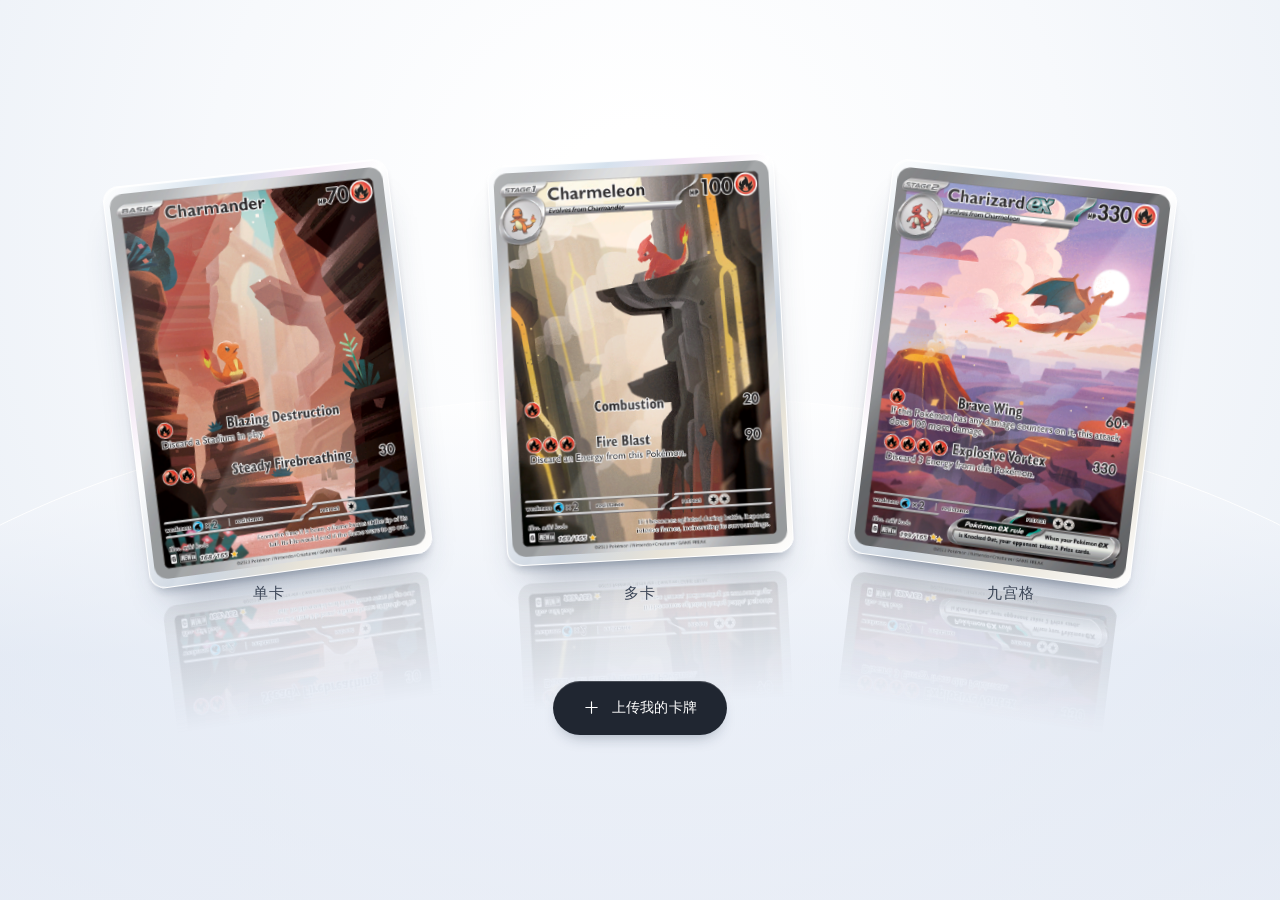
<file: assets/editor/index.html>
<!doctype html>
<html lang="zh-CN">
<head>
<meta charset="utf-8"><meta name="viewport" content="width=device-width,initial-scale=1">
<title>卡景工坊</title>
<link rel="stylesheet" href="editor.css">
</head>
<body class="is-home">
<main id="home" class="home" aria-label="选择示例布局或上传我的卡牌">
  <div class="starter-gallery" id="starterGallery">
    <button class="starter" data-starter="single" aria-label="使用单卡布局：小火龙">
      <span class="starter-face"><span class="card-sleeve"><img src="demos/168-charmander.png" width="733" height="1024" alt="小火龙单卡示例" draggable="false"></span></span>
      <span class="starter-preview" aria-hidden="true"></span><span class="starter-caption"><strong>单卡</strong><span>小火龙</span></span>
    </button>
    <button class="starter" data-starter="multi" aria-label="使用多卡布局：小火龙和火恐龙">
      <span class="starter-face"><span class="card-sleeve"><img src="demos/169-charmeleon.png" width="733" height="1024" alt="小火龙与火恐龙多卡示例" draggable="false"></span></span>
      <span class="starter-preview" aria-hidden="true"></span><span class="starter-caption"><strong>多卡</strong><span>小火龙 + 火恐龙</span></span>
    </button>
    <button class="starter" data-starter="grid" aria-label="使用九宫格布局：三张卡沿左下到右上的对角线排列">
      <span class="starter-face"><span class="card-sleeve"><img src="demos/199-charizard-ex.png" width="733" height="1024" alt="三张宝可梦卡对角线九宫格示例" draggable="false"></span></span>
      <span class="starter-preview" aria-hidden="true"></span><span class="starter-caption"><strong>九宫格</strong><span>三张进化卡</span></span>
    </button>
  </div>
  <button class="empty-upload" id="emptyUploadBtn"><svg viewBox="0 0 24 24" aria-hidden="true"><path d="M12 4v16M4 12h16"/></svg>上传我的卡牌</button>
</main>
<header class="header">
  <a id="homeLink" class="brand" href="./" aria-label="返回首页"><svg class="mark" viewBox="0 0 40 40" aria-hidden="true"><rect class="mark-back" x="5" y="7" width="22" height="29" rx="5" transform="rotate(-12 16 21)"/><rect class="mark-front" x="14" y="4" width="22" height="29" rx="5"/><path d="M20 24l5-9 5 9M22 21h6"/></svg><div class="brand-type"><h1>卡景工坊<span class="brand-dot">.</span></h1><span class="tagline">Card Scene Studio</span></div></a>
  <div class="submit-area"><button id="submitBtn" class="submit" disabled><svg viewBox="0 0 24 24" aria-hidden="true"><rect x="8" y="8" width="12" height="13" rx="2"/><path d="M15 8V5a2 2 0 0 0-2-2H5a2 2 0 0 0-2 2v8a2 2 0 0 0 2 2h3"/></svg><span id="submitLabel">复制生成指令</span></button><p id="handoffNote" class="handoff-note">粘贴到 ChatGPT，并附上下载的排版文件</p></div>
</header>
<div id="receipt" class="receipt hidden" role="status"><div id="receiptText"></div><a id="layoutDownload" download>重新下载排版文件</a><details><summary>查看生成指令</summary><textarea id="requestText" readonly aria-label="生成指令，选中后复制"></textarea></details></div>
<main class="app" id="workspace">
<section class="canvas-section" id="canvasPanel" aria-label="画布">
  <div id="stage" class="stage">
    <div id="board" class="board rectangle" tabindex="0" role="application" aria-label="卡牌排版画布。点击图片选中，点击空白取消选中。右下角方形把手可旋转和缩放。九宫格拖拽换位。">
      <div id="surface" class="surface"><div id="gridOverlay" class="grid-overlay hidden"></div></div>
      <div id="placedCards"></div>
      <div id="guideX" class="center-guide vertical" aria-hidden="true"></div><div id="guideY" class="center-guide horizontal" aria-hidden="true"></div>
    </div>
    <div id="cardActions" class="card-actions hidden" role="group" aria-label="编辑选中卡牌">
      <button id="replaceBtn" title="替换选中卡牌，保留位置与角度"><svg viewBox="0 0 24 24" aria-hidden="true"><path d="M4 8h15m-4-4 4 4-4 4M20 16H5m4-4-4 4 4 4"/></svg><span>替换</span></button>
      <button id="deleteBtn" class="delete-card hidden" aria-label="删除选中图片"><svg viewBox="0 0 24 24" aria-hidden="true"><path d="M4 7h16M9 7V4h6v3M6 7l1 13h10l1-13M10 10v7m4-7v7"/></svg><span>删除</span></button>
    </div>
    <input id="replaceInput" type="file" accept="image/png,image/jpeg,image/webp" class="hidden">
    <div id="empty" class="empty editor-empty"><p>上传卡牌，开始排版</p><button id="editorUploadBtn" class="empty-upload">上传我的卡牌</button></div>
  </div>
  <div class="canvas-bottom">
    <div class="history-actions" role="group" aria-label="编辑历史"><button id="undoBtn" aria-label="撤销" title="撤销（⌘ / Ctrl Z）" disabled><svg viewBox="0 0 24 24" aria-hidden="true"><path d="M9 5 4 10l5 5M4 10h10a6 6 0 0 1 0 12" transform="translate(0 -2)"/></svg></button><button id="redoBtn" aria-label="重做" title="重做（⌘ / Ctrl Shift Z）" disabled><svg viewBox="0 0 24 24" aria-hidden="true"><path d="m15 5 5 5-5 5m5-5H10a6 6 0 0 0 0 12" transform="translate(0 -2)"/></svg></button></div>
    <div class="canvas-footer-actions"><button id="metricsToggle" class="metrics-toggle" aria-expanded="false" aria-controls="cardMetrics"><svg viewBox="0 0 24 24" aria-hidden="true"><path d="M4 7h16M4 12h16M4 17h16M8 5v4m8 1v4m-5 1v4"/></svg><span>卡片参数</span><svg class="chevron" viewBox="0 0 24 24" aria-hidden="true"><path d="m8 10 4 4 4-4"/></svg></button><button id="addImageBtn" class="add-image hidden"><svg viewBox="0 0 24 24" aria-hidden="true"><path d="M12 4v16M4 12h16"/></svg>增加图片</button></div>
  </div>
  <div id="cardMetrics" class="card-metrics hidden"><table aria-label="卡片位置、大小和角度"><thead><tr><th scope="col">卡片</th><th scope="col">位置 · px</th><th scope="col">尺寸 · px</th><th scope="col">角度</th></tr></thead><tbody id="cardMetricsRows"></tbody></table></div>
</section>
<aside class="controls" id="settingsPanel" aria-label="创作设置">
  <div class="settings-heading"><h2>创作设置</h2><div class="setting-tabs" role="tablist" aria-label="创作工具"><button id="layoutTab" role="tab" data-setting="layout" aria-controls="layoutOptions" aria-selected="true">布局</button><button id="canvasTab" role="tab" data-setting="canvas" aria-controls="canvasOptions" aria-selected="false" tabindex="-1">画布</button></div></div>
  <section id="layoutOptions" role="tabpanel" aria-labelledby="layoutTab"><div class="layouts" role="group" aria-label="布局"><button class="layout" data-mode="single" aria-pressed="true"><svg viewBox="0 0 34 25"><rect x="2" y="3" width="30" height="19"/><rect x="14" y="7" width="7" height="11"/></svg>单卡</button><button class="layout" data-mode="multi" aria-pressed="false"><svg viewBox="0 0 34 25"><rect x="2" y="3" width="30" height="19"/><rect x="7" y="6" width="7" height="10"/><rect x="21" y="10" width="7" height="10"/></svg>多卡</button><button class="layout" data-mode="grid" aria-pressed="false"><svg viewBox="0 0 34 25"><rect x="6" y="1" width="22" height="23"/><path d="M13.33 1v23m7.34-23v23M6 8.67h22M6 16.33h22"/></svg>九宫格</button></div></section>
  <section id="canvasOptions" class="hidden" role="tabpanel" aria-labelledby="canvasTab"><div class="shapes" role="group" aria-label="画布比例与形状"><button class="shape" data-preset="1:1" aria-pressed="true"><svg viewBox="0 0 30 23"><rect x="7" y="3" width="17" height="17"/></svg>1:1</button><button class="shape" data-preset="1:2" aria-pressed="false"><svg viewBox="0 0 30 23"><rect x="10" y="2" width="10" height="20"/></svg>1:2</button><button class="shape" data-preset="2:1" aria-pressed="false"><svg viewBox="0 0 30 23"><rect x="4" y="6" width="22" height="11"/></svg>2:1</button><button class="shape" data-preset="16:9" aria-pressed="false"><svg viewBox="0 0 30 23"><rect x="3" y="5" width="24" height="13.5"/></svg>16:9</button><button class="shape" data-preset="9:16" aria-pressed="false"><svg viewBox="0 0 30 23"><rect x="9" y="1" width="12" height="21"/></svg>9:16</button><button class="shape" data-preset="hex-pointy" aria-pressed="false"><svg viewBox="0 0 30 23"><path d="M15 1L24.1 6.25v10.5L15 22 5.9 16.75V6.25Z"/></svg>尖顶六边形</button><button class="shape" data-preset="hex-flat" aria-pressed="false"><svg viewBox="0 0 30 23"><path d="M9.2 1.45h11.6L26.6 11.5l-5.8 10.05H9.2L3.4 11.5Z"/></svg>平顶六边形</button></div></section>
</aside>
<details id="results" class="results hidden"><summary id="resultSummary">生成文件</summary><p id="resultNote" class="result-note"></p><div id="outputLinks" class="downloads"></div></details>
<input id="fileInput" type="file" accept="image/png,image/jpeg,image/webp" multiple class="hidden">
</main><div id="toast" class="toast hidden" role="status" aria-live="polite"></div>
<script>
'use strict';
const $=id=>document.getElementById(id);
const assetUrl=path=>typeof BUNDLED_ASSETS!=='undefined'?BUNDLED_ASSETS[path]:path;
const PRESETS={'1:1':[2400,2400,'rectangle'],'1:2':[1200,2400,'rectangle'],'2:1':[2400,1200,'rectangle'],'16:9':[2400,1350,'rectangle'],'9:16':[1350,2400,'rectangle'],'hex-pointy':[2078,2400,'hex-pointy'],'hex-flat':[2400,2078,'hex-flat']};
const DEMO_CARDS=[{id:'charmander',name:'小火龙',number:'168/165',file:'168-charmander.png'},{id:'charmeleon',name:'火恐龙',number:'169/165',file:'169-charmeleon.png'},{id:'charizard-ex',name:'喷火龙 ex',number:'199/165',file:'199-charizard-ex.png'}];
let state={version:1,mode:'single',canvas:{width:1350,height:2400,dpi:300,shape:'rectangle',preset:'9:16'},grid:{rows:3,cols:3,slot:4},style:{preset:'follow',prompt:'',backgroundOnly:true},cards:[],selected:null,singleId:null};
let savedId=null,dirty=true,saving=false,pollTimer=null,toastTimer=null,backgroundUrl=null,downloadUrl=null;
const maxCache=new Map();
let replaceTarget=null,settingTab='layout',freeCanvas=null,metricsOpen=false;
const undoStack=[],redoStack=[];
let dragging=false,swallowCardClick=false;
// Images are immutable strings shared by snapshots; each gesture is one history entry.
function captureEdit(){return{state:{...state,canvas:{...state.canvas},grid:{...state.grid},style:{...state.style},cards:state.cards.map(c=>({...c,freePose:c.freePose?{...c.freePose}:undefined}))},freeCanvas:freeCanvas?{...freeCanvas}:null}}
function editKey(snapshot){return JSON.stringify(snapshot,(key,value)=>['dataUrl','selected'].includes(key)?undefined:value)}
function commitEdit(before){if(editKey(before)===editKey(captureEdit()))return;undoStack.push(before);if(undoStack.length>60)undoStack.shift();redoStack.length=0;updateHistory()}
function updateHistory(){const blocked=saving||dragging;$('undoBtn').disabled=blocked||!undoStack.length;$('redoBtn').disabled=blocked||!redoStack.length}
function restoreEdit(from,to){if(saving||dragging||!from.length)return;to.push(captureEdit());const snapshot=from.pop();state=snapshot.state;freeCanvas=snapshot.freeCanvas;maxCache.clear();markDirty();render()}
function resetHistory(){undoStack.length=0;redoStack.length=0;updateHistory()}
// Keep the requested height and center separately from temporary boundary fitting.
function rememberPose(c){if(state.mode!=='grid')c.freePose={height:c.height/state.canvas.height,cx:(c.x+c.width/2)/state.canvas.width,cy:(c.y+c.height/2)/state.canvas.height,rotation:rotation(c)}}
function applyPose(c){const p=c.freePose||{height:.5,cx:.5,cy:.5,rotation:0};c.freePose={...p};c.rotation=p.rotation;c.height=state.canvas.height*p.height;c.width=c.height*c.ratio;constrain(c,{x:p.cx*state.canvas.width,y:p.cy*state.canvas.height})}
function showGuides(x=false,y=false){$('guideX').classList.toggle('visible',x);$('guideY').classList.toggle('visible',y)}
function updateMetrics(){
  const cards=activeCards(),body=$('cardMetricsRows');$('cardMetrics').classList.toggle('hidden',!cards.length||!metricsOpen);$('metricsToggle').disabled=!cards.length;$('metricsToggle').setAttribute('aria-expanded',String(metricsOpen));
  if([...body.children].map(row=>row.dataset.id).join('|')!==cards.map(c=>c.id).join('|')){
    body.replaceChildren(...cards.map(c=>{const row=document.createElement('tr');row.dataset.id=c.id;for(let i=0;i<4;i++)row.append(document.createElement(i===0?'th':'td'));row.firstChild.scope='row';return row}));
  }
  cards.forEach((c,i)=>{const cells=body.children[i].children,values=[c.name,`X ${Math.round(c.x)} · Y ${Math.round(c.y)}`,`${Math.round(c.width)} × ${Math.round(c.height)}`,`${rotation(c).toFixed(1).replace(/\.0$/,'')}°`];values.forEach((value,j)=>{if(cells[j].textContent!==value)cells[j].textContent=value});cells[0].title=c.name;cells[1].title='图片左上角坐标（旋转前）';body.children[i].classList.toggle('active',c.id===state.selected)});
}

function rotation(c){return state.mode==='grid'?0:(c.rotation||0)}
function normalizeAngle(value){return +((((value+180)%360)+360)%360-180).toFixed(2)}
function notify(message,error=false){$('toast').textContent=message;$('toast').classList.remove('hidden');$('toast').classList.toggle('error',error);clearTimeout(toastTimer);toastTimer=setTimeout(()=>$('toast').classList.add('hidden'),5000)}
function selected(){return state.cards.find(c=>c.id===state.selected)||null}
function activeCards(){return state.mode==='single'?state.cards.filter(c=>c.id===(state.singleId||state.cards[0]?.id)):state.cards}
function vertices(){const{width:w,height:h,shape}=state.canvas;const points=shape==='hex-pointy'?[[.5,0],[1,.25],[1,.75],[.5,1],[0,.75],[0,.25]]:shape==='hex-flat'?[[.25,0],[.75,0],[1,.5],[.75,1],[.25,1],[0,.5]]:[[0,0],[1,0],[1,1],[0,1]];return points.map(([x,y])=>({x:x*w,y:y*h}))}
function cellBounds(slot=state.grid.slot){const{width:w,height:h}=state.canvas,s=slot,x=s%3,y=Math.floor(s/3);return{left:Math.round(x*w/3),right:Math.round((x+1)*w/3),top:Math.round(y*h/3),bottom:Math.round((y+1)*h/3)}}
function constraints(width,height,slot=state.grid.slot,angle=0){const pts=vertices(),out=[],margin=Math.min(2,state.canvas.width/100,state.canvas.height/100);for(let i=0;i<pts.length;i++){const p=pts[i],q=pts[(i+1)%pts.length],a=-(q.y-p.y),b=q.x-p.x;out.push({a,b,c:a*p.x+b*p.y+Math.abs(a*Math.cos(angle)+b*Math.sin(angle))*width/2+Math.abs(-a*Math.sin(angle)+b*Math.cos(angle))*height/2+margin*Math.hypot(a,b)})}if(state.mode==='grid'){const r=cellBounds(slot);out.push({a:1,b:0,c:r.left+width/2+margin},{a:-1,b:0,c:-r.right+width/2+margin},{a:0,b:1,c:r.top+height/2+margin},{a:0,b:-1,c:-r.bottom+height/2+margin})}return out}
function clipPolygon(poly,k){const out=[];if(!poly.length)return out;for(let i=0;i<poly.length;i++){const p=poly[i],q=poly[(i+1)%poly.length],dp=k.a*p.x+k.b*p.y-k.c,dq=k.a*q.x+k.b*q.y-k.c,pi=dp>=-1e-7,qi=dq>=-1e-7;if(pi)out.push(p);if(pi!==qi){const t=dp/(dp-dq);out.push({x:p.x+t*(q.x-p.x),y:p.y+t*(q.y-p.y)})}}return out}
function feasible(width,height,slot=state.grid.slot,angle=0){let poly=[{x:0,y:0},{x:state.canvas.width,y:0},{x:state.canvas.width,y:state.canvas.height},{x:0,y:state.canvas.height}];for(const k of constraints(width,height,slot,angle)){poly=clipPolygon(poly,k);if(!poly.length)break}return poly}
function maximumWidth(c){const key=[state.canvas.width,state.canvas.height,state.canvas.shape,state.mode,c.slot??state.grid.slot,c.ratio,rotation(c)].join('|');if(maxCache.has(key))return maxCache.get(key);let lo=0,hi=Math.hypot(state.canvas.width,state.canvas.height);for(let i=0;i<40;i++){const mid=(lo+hi)/2;if(feasible(mid,mid/c.ratio,c.slot??state.grid.slot,rotation(c)*Math.PI/180).length)lo=mid;else hi=mid}const value=lo*.99999;maxCache.set(key,value);return value}
function nearestPoint(point,poly){if(!poly.length)return{x:state.canvas.width/2,y:state.canvas.height/2};let inside=true;for(let i=0;i<poly.length;i++){const p=poly[i],q=poly[(i+1)%poly.length];if((q.x-p.x)*(point.y-p.y)-(q.y-p.y)*(point.x-p.x)<-1e-6){inside=false;break}}if(inside)return point;let best=poly[0],distance=Infinity;for(let i=0;i<poly.length;i++){const p=poly[i],q=poly[(i+1)%poly.length],dx=q.x-p.x,dy=q.y-p.y,t=Math.max(0,Math.min(1,((point.x-p.x)*dx+(point.y-p.y)*dy)/(dx*dx+dy*dy||1))),candidate={x:p.x+t*dx,y:p.y+t*dy},d=(candidate.x-point.x)**2+(candidate.y-point.y)**2;if(d<distance){distance=d;best=candidate}}return best}
function constrain(c,center={x:c.x+c.width/2,y:c.y+c.height/2}){if(state.mode==='grid'){fitGridCard(c);return}c.width=Math.min(Math.max(1,c.width),maximumWidth(c));c.height=c.width/c.ratio;const point=nearestPoint(center,feasible(c.width,c.height,c.slot??state.grid.slot,rotation(c)*Math.PI/180));c.x=point.x-c.width/2;c.y=point.y-c.height/2}
function fitCard(c){if(state.mode==='grid'){fitGridCard(c);return}c.freePose={height:.5,cx:.5,cy:.5,rotation:0};applyPose(c)}

// Defaults use separated cells; the available canvas may reduce 650 px for large sets.
function arrangeMultiCards(){
  const n=state.cards.length;if(!n)return;
  const W=state.canvas.width,H=state.canvas.height,areaW=W*.84,areaH=H*.76;
  let best=null;
  for(let cols=1;cols<=n;cols++){
    const rows=Math.ceil(n/cols),cw=areaW/cols,ch=areaH/rows;
    const size=Math.min(650,...state.cards.map(c=>Math.min(cw*.86/Math.min(1,c.ratio),ch*.72/Math.min(1,1/c.ratio))));
    const score=size-Math.abs(cols-Math.min(2,n))*.001;
    if(!best||score>best.score)best={cols,rows,cw,ch,size,score};
  }
  const {cols,cw,ch,size}=best;
  state.cards.forEach((c,i)=>{
    const row=Math.floor(i/cols),col=i%cols,inRow=Math.min(cols,n-row*cols);
    const left=(W-areaW)/2+(col+(cols-inRow)/2)*cw,top=(H-areaH)/2+row*ch;
    c.rotation=0;c.width=size*Math.min(1,c.ratio);c.height=c.width/c.ratio;
    const region=()=>{let poly=feasible(c.width,c.height);for(const k of [{a:1,b:0,c:left+c.width/2},{a:-1,b:0,c:-left-cw+c.width/2},{a:0,b:1,c:top+c.height/2},{a:0,b:-1,c:-top-ch+c.height/2}])poly=clipPolygon(poly,k);return poly};
    let poly=region();for(let attempt=0;!poly.length&&attempt<80;attempt++){c.width*=.94;c.height=c.width/c.ratio;poly=region()}
    const stagger=n===1?0:(col%2?1:-1)*ch*.15,point=nearestPoint({x:left+cw/2,y:top+ch/2+stagger},poly);
    c.x=point.x-c.width/2;c.y=point.y-c.height/2;rememberPose(c);
  });
}

function markDirty(){dirty=true;backgroundUrl=null;$('receipt').classList.add('hidden');if(savedId)$('resultSummary').textContent='上次生成文件';$('surface').style.backgroundImage=''}
function selectCard(id){if(saving||state.selected===id)return;state.selected=id;if(selected())state.singleId=id;if(state.mode==='grid'&&selected())state.grid.slot=selected().slot;render()}
function shapeClip(){return state.canvas.shape==='hex-pointy'?'polygon(50% 0,100% 25%,100% 75%,50% 100%,0 75%,0 25%)':state.canvas.shape==='hex-flat'?'polygon(25% 0,75% 0,100% 50%,75% 100%,25% 100%,0 50%)':'none'}
function nextGridSlot(){const used=new Set(state.cards.map(c=>c.slot));return [6,4,2,0,8,1,3,5,7].find(i=>!used.has(i))}
function fitGridCard(c){
  const cell=cellBounds(c.slot??4),w=cell.right-cell.left,h=cell.bottom-cell.top;
  c.rotation=0;c.width=Math.min(w,h*c.ratio);c.height=c.width/c.ratio;
  c.x=cell.left+(w-c.width)/2;c.y=cell.top+(h-c.height)/2;
}
function assignGridSlots(keepCanvas=false){
  const ratio=state.cards[0]?.ratio||733/1024;
  if(!keepCanvas){
    const cw=ratio<=1?Math.max(1,Math.round(1024*ratio)):1024,ch=ratio<=1?1024:Math.max(1,Math.round(1024/ratio));
    state.canvas={width:cw*3,height:ch*3,dpi:300,shape:'rectangle',preset:null};
    state.grid={...state.grid,rows:3,cols:3,layout:'card-sized',cellWidth:cw,cellHeight:ch};
  }
  const used=new Set(),order=[6,4,2,0,8,1,3,5,7];
  state.cards.forEach(c=>{if(!Number.isInteger(c.slot)||c.slot<0||c.slot>8||used.has(c.slot))c.slot=order.find(i=>!used.has(i));used.add(c.slot);fitGridCard(c)});
  state.grid.slot=selected()?.slot??state.cards[0]?.slot??4;
}
function moveToSlot(c,slot){
  if(slot===c.slot||slot<0||slot>8)return;
  const other=state.cards.find(x=>x!==c&&x.slot===slot),old=c.slot;
  c.slot=slot;fitGridCard(c);if(other){other.slot=old;fitGridCard(other)}
  state.grid.slot=slot;markDirty();
}
function buildGrid(){
  for(let i=0;i<9;i++){const tile=document.createElement('div');tile.className='tile';tile.dataset.slot=i;$('gridOverlay').append(tile)}
}
function setSettingTab(tab){
  if(state.mode==='grid')tab='layout';settingTab=tab;
  document.querySelectorAll('[data-setting]').forEach(b=>{const on=b.dataset.setting===tab;b.setAttribute('aria-selected',on);b.tabIndex=on?0:-1});
  $('layoutOptions').classList.toggle('hidden',tab!=='layout');$('canvasOptions').classList.toggle('hidden',tab!=='canvas');
  $('canvasTab').classList.toggle('hidden',state.mode==='grid');
}
function updateSubmitState(){
  const hasCards=!!activeCards().length;
  $('submitBtn').disabled=!hasCards||saving;
  $('submitLabel').textContent=saving?busyLabel:'复制生成指令';
  $('handoffNote').textContent=!hasCards?'先上传一张卡牌':'粘贴到 ChatGPT，并附上下载的排版文件';
  document.querySelectorAll('.controls button, #emptyUploadBtn, #editorUploadBtn, [data-starter], #addImageBtn').forEach(b=>b.disabled=saving);
  ['replaceBtn','deleteBtn'].forEach(id=>$(id).disabled=saving||!selected());
  $('addImageBtn').disabled=saving||state.cards.length>=(state.mode==='grid'?9:12);updateHistory();
}
let busyLabel='正在准备指令…';
function setBusy(value,label='正在准备指令…'){
  saving=value;busyLabel=label;
  document.body.classList.toggle('busy',value);
  $('workspace').setAttribute('aria-busy',String(value));
  updateSubmitState();
}
function render(){
  document.querySelectorAll('[data-mode]').forEach(b=>b.setAttribute('aria-pressed',b.dataset.mode===state.mode));
  document.querySelectorAll('[data-preset]').forEach(b=>b.setAttribute('aria-pressed',b.dataset.preset===state.canvas.preset));
  setSettingTab(settingTab);
  $('gridOverlay').classList.toggle('hidden',state.mode!=='grid');
  [...$('gridOverlay').children].forEach((b,i)=>{b.classList.toggle('reserved',state.cards.some(c=>c.slot===i));b.classList.toggle('selected-slot',!!selected()&&i===selected().slot)});
  $('empty').classList.toggle('hidden',!!state.cards.length);$('stage').classList.toggle('has-cards',!!state.cards.length);
  $('board').tabIndex=state.cards.length?0:-1;
  $('addImageBtn').classList.toggle('hidden',state.mode==='single');
  $('deleteBtn').classList.toggle('hidden',state.mode==='single'||(state.mode==='multi'&&state.cards.length<2));
  updateSubmitState();renderBoard();updateMetrics();
}
function resizeBoard(){
  const stage=$('stage'),style=getComputedStyle(stage);
  const maxW=Math.max(40,stage.clientWidth-parseFloat(style.paddingLeft)-parseFloat(style.paddingRight));
  const maxH=Math.max(40,stage.clientHeight-parseFloat(style.paddingTop)-parseFloat(style.paddingBottom));
  const ratio=state.canvas.width/state.canvas.height;
  let w=maxW,h=w/ratio;if(h>maxH){h=maxH;w=h*ratio}
  $('board').style.width=`${w}px`;$('board').style.height=`${h}px`;positionCardActions();
}
function showEditor(){document.body.classList.remove('is-home');requestAnimationFrame(resizeBoard)}
function adjustCard(action){
  const c=selected();if(saving||!c||state.mode==='grid')return;
  const before=captureEdit(),center={x:c.x+c.width/2,y:c.y+c.height/2};
  if(action==='left'||action==='right')c.rotation=normalizeAngle(rotation(c)+(action==='right'?5:-5));
  else{c.width*=action==='grow'?1.06:1/1.06;c.height=c.width/c.ratio}
  constrain(c,center);rememberPose(c);markDirty();commitEdit(before);render();
}
function positionElement(el,c){el.style.left=c.x/state.canvas.width*100+'%';el.style.top=c.y/state.canvas.height*100+'%';el.style.width=c.width/state.canvas.width*100+'%';el.style.height=c.height/state.canvas.height*100+'%';el.style.transform=`rotate(${rotation(c)}deg)`}
function renderBoard(){
  resizeBoard();$('board').className='board '+state.canvas.shape;$('surface').style.clipPath=shapeClip();
  $('surface').style.backgroundImage=backgroundUrl?`url("${backgroundUrl.replace(/"/g,'%22')}")`:'';
  $('placedCards').replaceChildren();
  activeCards().forEach(c=>{
    const node=document.createElement('div');node.className='card-node'+(c.id===state.selected?' selected':'');node.dataset.id=c.id;positionElement(node,c);
    node.tabIndex=0;node.setAttribute('role','button');node.setAttribute('aria-label',`编辑 ${c.name}`);node.setAttribute('aria-pressed',c.id===state.selected);
    const img=document.createElement('img');img.src=c.dataUrl;img.alt=c.name;node.append(img);
    if(c.id===state.selected&&state.mode!=='grid'){
      const handle=document.createElement('button');handle.className='handle';handle.type='button';handle.title='拖拽旋转和缩放';handle.setAttribute('aria-label','旋转和缩放把手，左右键旋转，加减键缩放');
      handle.onkeydown=e=>{if(['ArrowLeft','ArrowRight','+','=','-','_'].includes(e.key)){e.preventDefault();e.stopPropagation();adjustCard(e.key==='ArrowLeft'?'left':e.key==='ArrowRight'?'right':['+','='].includes(e.key)?'grow':'shrink');$('placedCards').querySelector('.handle')?.focus()}};
      node.append(handle);
    }
    node.addEventListener('pointerdown',startDrag);
    node.addEventListener('keydown',e=>{if(e.target===node&&['Enter',' '].includes(e.key)){e.preventDefault();selectCard(c.id);$('board').focus({preventScroll:true})}});
    $('placedCards').append(node);
  });positionCardActions();
}
function positionCardActions(){
  const bar=$('cardActions'),c=selected(),visible=!!c&&!document.body.classList.contains('is-home');
  bar.classList.toggle('hidden',!visible);if(!visible)return;
  const board=$('board'),scale=board.clientWidth/state.canvas.width,a=rotation(c)*Math.PI/180;
  const halfHeight=(Math.abs(Math.sin(a))*c.width+Math.abs(Math.cos(a))*c.height)*scale/2;
  const halfWidth=(Math.abs(Math.cos(a))*c.width+Math.abs(Math.sin(a))*c.height)*scale/2;
  const cx=board.offsetLeft+(c.x+c.width/2)*scale,top=board.offsetTop+(c.y+c.height/2)*scale-halfHeight;
  const gap=Math.min(14,Math.max(4,top-bar.offsetHeight-4));
  let left=cx-bar.offsetWidth/2,y=top-bar.offsetHeight-gap;
  if(y<4){left=cx+halfWidth+14;if(left+bar.offsetWidth>$('stage').clientWidth-8)left=cx-halfWidth-bar.offsetWidth-14;y=top}
  bar.style.left=Math.max(8,Math.min($('stage').clientWidth-bar.offsetWidth-8,left))+'px';
  bar.style.top=Math.max(4,Math.min($('stage').clientHeight-bar.offsetHeight-4,y))+'px';
}
function startDrag(e){
  if(e.button!==0||saving)return;e.preventDefault();
  const node=e.currentTarget,c=state.cards.find(x=>x.id===node.dataset.id),transforming=!!e.target.closest('.handle');
  state.selected=c.id;state.singleId=c.id;if(state.mode==='grid')state.grid.slot=c.slot;
  const before=captureEdit(),snapshot={...c},originalBackground=backgroundUrl,rect=$('board').getBoundingClientRect(),sx=state.canvas.width/rect.width,sy=state.canvas.height/rect.height;
  const start={x:e.clientX,y:e.clientY,cx:c.x+c.width/2,cy:c.y+c.height/2,width:c.width};
  const centerScreen={x:rect.left+start.cx/sx,y:rect.top+start.cy/sy};
  const angle0=Math.atan2(e.clientY-centerScreen.y,e.clientX-centerScreen.x),distance0=Math.max(1,Math.hypot(e.clientX-centerScreen.x,e.clientY-centerScreen.y));
  let moved=false,targetSlot=null,snapX=false,snapY=false,snapAngle=false;dragging=true;updateHistory();
  node.setPointerCapture(e.pointerId);document.querySelectorAll('.card-node').forEach(n=>n.classList.toggle('selected',n===node));positionCardActions();
  function move(ev){
    if(!moved&&Math.hypot(ev.clientX-start.x,ev.clientY-start.y)<3)return;moved=true;
    if(state.mode==='grid'){
      const x=(ev.clientX-rect.left)/rect.width,y=(ev.clientY-rect.top)/rect.height;
      targetSlot=x>=0&&x<1&&y>=0&&y<1?Math.floor(y*3)*3+Math.floor(x*3):null;
      [...$('gridOverlay').children].forEach((tile,i)=>tile.classList.toggle('drop-target',i===targetSlot));
      [...$('placedCards').children].forEach(n=>n.classList.toggle('drop-candidate',n!==node&&state.cards.find(c=>c.id===n.dataset.id)?.slot===targetSlot));
      node.classList.add('grid-dragging');node.style.transform=`translate(${ev.clientX-start.x}px, ${ev.clientY-start.y}px)`;return;
    }
    if(transforming){
      const angle=Math.atan2(ev.clientY-centerScreen.y,ev.clientX-centerScreen.x);
      c.rotation=normalizeAngle((snapshot.rotation||0)+(angle-angle0)*180/Math.PI);
      snapAngle=Math.abs(c.rotation)<=(snapAngle?7:4);if(snapAngle)c.rotation=0;
      if(ev.shiftKey)c.rotation=normalizeAngle(Math.round(c.rotation/15)*15);
      node.classList.toggle('angle-snapped',snapAngle);
      const distance=Math.hypot(ev.clientX-centerScreen.x,ev.clientY-centerScreen.y);
      c.width=Math.max(16,start.width*distance/distance0);c.height=c.width/c.ratio;constrain(c,{x:start.cx,y:start.cy});
    }else{
      let x=start.cx+(ev.clientX-start.x)*sx,y=start.cy+(ev.clientY-start.y)*sy;
      snapX=Math.abs(x-state.canvas.width/2)/sx<=(snapX?12:7);snapY=Math.abs(y-state.canvas.height/2)/sy<=(snapY?12:7);
      if(snapX)x=state.canvas.width/2;if(snapY)y=state.canvas.height/2;
      constrain(c,{x,y});showGuides(snapX&&Math.abs(c.x+c.width/2-x)<.1,snapY&&Math.abs(c.y+c.height/2-y)<.1);
    }
    backgroundUrl=null;$('surface').style.backgroundImage='';positionElement(node,c);positionCardActions();updateMetrics();
  }
  function stop(ev){
    // Rebuilding the selected node can retarget a touch's compatibility click to its toolbar.
    swallowCardClick=ev.type==='pointerup';
    node.removeEventListener('pointermove',move);node.removeEventListener('pointerup',stop);node.removeEventListener('pointercancel',stop);
    [...$('gridOverlay').children].forEach(t=>t.classList.remove('drop-target'));
    if(ev.type==='pointercancel'){Object.assign(c,snapshot);backgroundUrl=originalBackground}
    else if(moved){if(state.mode==='grid'){if(targetSlot!==null)moveToSlot(c,targetSlot)}else{rememberPose(c);markDirty()}commitEdit(before)}
    dragging=false;showGuides();render();$('board').focus({preventScroll:true});
  }
  node.addEventListener('pointermove',move);node.addEventListener('pointerup',stop);node.addEventListener('pointercancel',stop);
}
async function readCard(file){
  if(!['image/png','image/jpeg','image/webp'].includes(file.type))throw Error('格式不支持，请选择 PNG、JPG 或 WebP。');
  if(file.size>15*1024*1024)throw Error('图片超过 15 MB，请先缩小文件。');
  const dataUrl=await imageData(file),img=await loadImage(dataUrl);
  if(img.width*img.height>40000000)throw Error('图片超过 4000 万像素，请先缩小');
  return {id:crypto.randomUUID(),name:file.name,dataUrl,ratio:img.width/img.height,x:0,y:0,width:1,height:1,rotation:0};
}
async function replaceFile(file,id){
  const c=state.cards.find(c=>c.id===id);if(saving||!file||!c)return;setBusy(true,'正在替换原图…');
  try{
    const image=await readCard(file),before=captureEdit(),center={x:c.x+c.width/2,y:c.y+c.height/2},width=Math.min(c.width,c.height*image.ratio);
    Object.assign(c,{assetId:image.id,name:image.name,dataUrl:image.dataUrl,ratio:image.ratio,width,height:width/image.ratio});delete c.demoId;constrain(c,center);
    rememberPose(c);markDirty();commitEdit(before);notify('图片已替换。');
  }catch(error){notify(error.message,true)}finally{replaceTarget=null;$('replaceInput').value='';setBusy(false);render()}
}
function deleteSelected(){
  if(saving||state.mode==='single'||(state.mode==='multi'&&state.cards.length<2)||!selected())return;
  const before=captureEdit(),id=state.selected;state.cards=state.cards.filter(c=>c.id!==id);state.selected=null;
  if(state.singleId===id)state.singleId=state.cards[0]?.id??null;markDirty();commitEdit(before);render();$('board').focus();
}

function imageData(file){return new Promise((resolve,reject)=>{const r=new FileReader();r.onload=()=>resolve(r.result);r.onerror=()=>reject(Error('无法读取图片'));r.readAsDataURL(file)})}
function loadImage(src){return new Promise((resolve,reject)=>{const img=new Image();img.onload=()=>resolve(img);img.onerror=()=>reject(Error('图片无法解码，请使用 PNG、JPG 或 WebP'));img.src=src})}
function resetProject(mode='single'){
  clearInterval(pollTimer);savedId=null;backgroundUrl=null;freeCanvas=null;
  state={version:1,mode,canvas:{width:1350,height:2400,dpi:300,shape:'rectangle',preset:'9:16'},grid:{rows:3,cols:3,slot:4},style:{preset:'follow',prompt:'',backgroundOnly:true},cards:[],selected:null,singleId:null};
  settingTab='layout';metricsOpen=false;$('results').classList.add('hidden');$('receipt').classList.add('hidden');history.replaceState(null,'',location.pathname);maxCache.clear();resetHistory();
}
async function addFiles(files){
  if(saving)return;const fromHome=document.body.classList.contains('is-home'),before=captureEdit();setBusy(true,'正在导入图片…');let count=0;
  for(const file of files){
    if(!fromHome||count){if(state.cards.length>=(state.mode==='grid'?9:12)){notify('当前布局的图片数量已达上限。',true);break}}
    try{
      const c=await readCard(file);
      if(fromHome&&!count)resetProject(files.length>1?'multi':'single');
      if(state.mode==='single'&&state.cards.length)state.mode='multi';
      if(state.mode==='grid')c.slot=nextGridSlot();fitCard(c);
      state.cards.push(c);state.selected=c.id;state.singleId=c.id;if(state.mode==='grid')state.grid.slot=c.slot;count++;
    }catch(error){notify(error.message,true)}
  }
  if(count){if(state.mode==='multi')arrangeMultiCards();else if(state.mode==='grid')assignGridSlots();markDirty();if(!fromHome)commitEdit(before);showEditor()}setBusy(false);render();$('fileInput').value='';
}
function currentProject(){return{version:1,mode:state.mode,canvas:{...state.canvas},grid:{...state.grid,slot:state.mode==='grid'?(activeCards()[0]?.slot??state.grid.slot):state.grid.slot},style:{...state.style,backgroundOnly:true},cards:activeCards().map(({id,name,dataUrl,x,y,width,height,slot,rotation:angle=0})=>({id,name,dataUrl,x:+x.toFixed(4),y:+y.toFixed(4),width:+width.toFixed(4),height:+height.toFixed(4),rotation:state.mode==='grid'?0:angle,...(state.mode==='grid'?{slot}:{})}))}}
function validateProject(p){if(p?.version!==1||!['single','multi','grid'].includes(p.mode))throw Error('项目格式不兼容');for(const key of ['width','height'])if(!Number.isInteger(p.canvas?.[key])||p.canvas[key]<3||p.canvas[key]>8192)throw Error('画布尺寸需要在 3–8192 px 之间');if(p.canvas.width*p.canvas.height>40000000)throw Error('画布超过 4000 万像素');if(!Array.isArray(p.cards)||!p.cards.length||p.cards.length>12||(p.mode==='single'&&p.cards.length!==1)||(p.mode==='grid'&&p.cards.length>9))throw Error('原图数量不符合布局');if(p.mode==='grid'&&(!Number.isInteger(p.grid?.slot)||p.grid.slot<0||p.grid.slot>8))throw Error('九宫格卡位无效');if(p.mode==='grid'){const slots=p.cards.map(c=>c.slot??(p.cards.length===1?p.grid.slot:null));if(slots.some(s=>!Number.isInteger(s)||s<0||s>8)||new Set(slots).size!==slots.length)throw Error('每张原卡需要独立的九宫格位置')}for(const c of p.cards){if(![c.x,c.y,c.width,c.height].every(Number.isFinite)||c.width<1||c.height<1)throw Error('卡片尺寸太小，请换一个画布比例');if(!Number.isFinite(c.rotation??0)||Math.abs(c.rotation??0)>180)throw Error('旋转角度需要在 -180° 至 180° 之间');if(p.mode==='grid'&&(c.rotation??0)!==0)throw Error('九宫格中的卡牌需要保持竖直');}return p}
function inferPreset(canvas){if(canvas.shape==='hex-pointy'||canvas.shape==='hex-flat')return canvas.shape;return Object.keys(PRESETS).find(k=>PRESETS[k][2]==='rectangle'&&Math.abs(canvas.width/canvas.height-PRESETS[k][0]/PRESETS[k][1])<.0001)||null}
async function openSaved(id){showEditor();setBusy(true,'正在读取排版…');try{const r=await fetch(`/api/projects/${encodeURIComponent(id)}`);if(!r.ok)throw Error('无法读取已保存的排版');const response=await r.json(),p=validateProject(response.project||response),cards=[];for(const [i,item]of p.cards.entries()){let dataUrl=item.dataUrl;if(!dataUrl&&item.src){const source=await fetch(item.src);if(!source.ok)throw Error('无法读取原图');dataUrl=await imageData(await source.blob())}const img=await loadImage(dataUrl);cards.push({...item,...(p.mode==='grid'?{slot:item.slot??p.grid.slot}:{}),id:item.id||`card-${i}`,dataUrl,ratio:img.width/img.height})}state={version:1,mode:p.mode,canvas:{...p.canvas,dpi:p.canvas.dpi||300,shape:p.canvas.shape||'rectangle',preset:p.canvas.preset||inferPreset(p.canvas)},grid:{...p.grid,rows:3,cols:3,slot:p.grid?.slot??4},style:{preset:p.style?.preset||'follow',prompt:p.style?.prompt||'',backgroundOnly:true},cards,selected:null,singleId:cards[0].id};const migrateGrid=state.mode==='grid'&&state.grid.layout!=='card-sized';if(state.mode==='grid'){assignGridSlots(!migrateGrid);state.grid.slot=cards[0].slot}savedId=id;dirty=migrateGrid;backgroundUrl=null;$('receipt').classList.add('hidden');resetHistory();if(migrateGrid){markDirty();notify('九宫格已适配为固定卡片比例，保存后生效。')}render();startPolling(id)}catch(error){notify(error.message,true)}finally{setBusy(false);render()}}
function generationPrompt(project,filename){
  const mode={single:'单卡',multi:'多卡共景',grid:'九宫格'}[project.mode];
  const cards=project.cards.map((c,i)=>`${i+1}. ${c.name}：左上角 (${c.x}, ${c.y}) px，尺寸 ${c.width} × ${c.height} px，旋转 ${c.rotation}°${project.mode==='grid'?`，第 ${c.slot+1} 格`:''}`).join('\n');
  return `请使用 $card-scene-studio，读取我同时附上的「${filename}」。文件包含原图和精确排版数据。请先导入该文件，保留图片比例、坐标、尺寸和角度；不要重新排版。\n布局：${mode}；画布：${project.canvas.width} × ${project.canvas.height} px；形状：${project.canvas.shape}。\n${cards}\n请沿用原插画风格，生成一张连续的纯环境背景。背景中不要出现角色、原卡、文字或卡框；原卡保持独立，只叠回单独的合成预览。交付纯背景整图、原卡合成预览、透明留位图${project.mode==='grid'?'，以及九宫格切片（排除原卡所在格的打印背景片）':''}。检查场景衔接后提供下载文件。若没有收到排版附件，请先提醒我上传，不要猜测原图。`;
}
async function copyPrompt(text){
  try{await navigator.clipboard.writeText(text);return true}catch(_){
    const field=$('requestText');field.value=text;const details=field.closest('details');details.open=true;$('receipt').classList.remove('hidden');field.focus();field.select();
    try{return document.execCommand('copy')}catch(_){return false}
  }
}
async function submitProject(){
  if(saving||!activeCards().length)return;
  try{
    const p=validateProject(currentProject()),filename=`卡景工坊-${{single:'单卡',multi:'多卡',grid:'九宫格'}[p.mode]}-${new Date().toISOString().replace(/[:.]/g,'-')}.json`;
    const blob=new Blob([JSON.stringify({format:'card-scene-studio-layout',...p})],{type:'application/json'});
    if(blob.size>100*1024*1024)throw Error('项目超过 100 MB，请减少或缩小原图');
    const prompt=generationPrompt(p,filename);$('requestText').value=prompt;
    const copiedPromise=copyPrompt(prompt);setBusy(true);
    if(downloadUrl)URL.revokeObjectURL(downloadUrl);downloadUrl=URL.createObjectURL(blob);
    const link=$('layoutDownload');link.href=downloadUrl;link.download=filename;link.click();
    const copied=await copiedPromise;dirty=false;
    $('receiptText').textContent=copied?'指令已复制。请粘贴到 ChatGPT，并附上刚下载的排版文件。':'请复制下方指令发给 ChatGPT，并附上刚下载的排版文件。';
    $('receipt').classList.remove('hidden');$('requestText').closest('details').open=!copied;
    notify(copied?'指令已复制，排版文件已准备好。':'浏览器未允许复制，请手动复制展开的指令。',!copied);
  }catch(error){notify(error.message,true)}finally{setBusy(false)}
}
function renderOutputLinks(outputs){const box=$('outputLinks');box.replaceChildren();const names=['background.png','background-cutout.png','composite-preview.png','outputs.zip','manifest.json'],labels={'background.png':'纯背景整图','background-cutout.png':'原卡留位透明图','composite-preview.png':'原卡合成预览','outputs.zip':'全部文件 ZIP','manifest.json':'输出清单'};function link(o){const a=document.createElement('a');a.href=o.url;a.textContent=labels[o.name]||o.name||'下载文件';a.target='_blank';a.rel='noopener';a.setAttribute('download','');return a}const all=outputs.filter(o=>o.url);all.filter(o=>names.includes(o.name)).sort((a,b)=>names.indexOf(a.name)-names.indexOf(b.name)).forEach(o=>box.append(link(o)));const extras=all.filter(o=>!names.includes(o.name));for(const[prefix,title]of[['tiles/','九宫格全部切片'],['print-eight/','八张打印切片'],['print-background/','其余格背景切片'],['','其他文件']]){const group=extras.filter(o=>prefix?o.name?.startsWith(prefix):!o.name?.startsWith('tiles/')&&!o.name?.startsWith('print-eight/')&&!o.name?.startsWith('print-background/'));if(!group.length)continue;const details=document.createElement('details'),summary=document.createElement('summary'),list=document.createElement('div');summary.textContent=`${title} · ${group.length} 份`;list.className='tile-links';group.forEach(o=>list.append(link(o)));details.append(summary,list);box.append(details)}}
async function checkStatus(id){try{const r=await fetch(`/api/projects/${encodeURIComponent(id)}/status`);if(!r.ok)return;const s=await r.json();if(savedId!==id)return;const names={generating:'正在由 ChatGPT 生成背景。',needs_review:'文件已生成，正在检查细节。',exported:'文件已导出，等待检查。',complete:'背景已完成。',completed:'背景已完成。',blocked:'生成已停止，请查看聊天说明。',failed:'生成未完成，请查看聊天说明。'};if(names[s.status]||s.outputs?.length){$('results').classList.remove('hidden');$('resultSummary').textContent=dirty?'上次生成文件':'生成文件';$('resultNote').textContent=names[s.status]||'已导出文件。';renderOutputLinks(s.outputs||[])}if(s.background_url&&!dirty&&['complete','completed'].includes(s.status)){backgroundUrl=s.background_url;renderBoard()}if(['complete','completed','blocked','failed'].includes(s.status))clearInterval(pollTimer)}catch(_){}}
function startPolling(id){clearInterval(pollTimer);checkStatus(id);pollTimer=setInterval(()=>checkStatus(id),6000)}
function changeMode(mode){
  if(saving||state.mode===mode)return;if(mode==='grid'&&state.cards.length>9){notify('九宫格最多放 9 张卡，请先删除几张。',true);return}
  const before=captureEdit(),oldMode=state.mode;
  if(oldMode!=='grid')state.cards.forEach(c=>{if(!c.freePose)rememberPose(c)});
  if(mode==='grid')freeCanvas={...state.canvas};
  if(mode==='single')state.singleId=selected()?.id||state.singleId||state.cards[0]?.id;
  state.mode=mode;
  if(mode==='grid')assignGridSlots();
  else{
    if(oldMode==='grid')state.canvas=freeCanvas||{width:1350,height:2400,dpi:300,shape:'rectangle',preset:'9:16'};
    if(mode==='multi')arrangeMultiCards();else state.cards.forEach(applyPose);
  }
  state.selected=null;markDirty();commitEdit(before);render();
}
function changePreset(preset){
  if(saving||state.mode==='grid'||preset===state.canvas.preset)return;
  const before=captureEdit(),[width,height,shape]=PRESETS[preset];
  state.cards.forEach(c=>{if(!c.freePose)rememberPose(c)});
  state.canvas={width,height,dpi:300,shape,preset};state.cards.forEach(applyPose);
  markDirty();commitEdit(before);render();
}
document.querySelectorAll('[data-mode]').forEach(b=>b.onclick=()=>changeMode(b.dataset.mode));
document.querySelectorAll('[data-setting]').forEach(b=>{b.onclick=()=>setSettingTab(b.dataset.setting);b.onkeydown=e=>{if(['ArrowLeft','ArrowRight','Home','End'].includes(e.key)){e.preventDefault();const tab=state.mode==='grid'||e.key==='Home'?'layout':e.key==='End'?'canvas':settingTab==='layout'?'canvas':'layout';setSettingTab(tab);$(tab+'Tab').focus()}}});
document.querySelectorAll('[data-preset]').forEach(b=>b.onclick=()=>changePreset(b.dataset.preset));
$('fileInput').onchange=e=>addFiles(e.target.files);
$('stage').addEventListener('dragover',e=>{e.preventDefault();$('stage').classList.add('dragging-over')});
$('stage').addEventListener('dragleave',()=>$('stage').classList.remove('dragging-over'));
$('stage').addEventListener('drop',e=>{e.preventDefault();$('stage').classList.remove('dragging-over');addFiles(e.dataTransfer.files)});
$('stage').addEventListener('pointerdown',e=>{if(saving||e.target.closest('.card-node, .card-actions, button, input'))return;state.selected=null;render();$('board').focus({preventScroll:true})});
document.addEventListener('pointerdown',()=>{swallowCardClick=false},true);
document.addEventListener('click',e=>{if(swallowCardClick&&e.detail){swallowCardClick=false;e.preventDefault();e.stopImmediatePropagation()}},true);
document.addEventListener('pointerdown',e=>{if(!saving&&selected()&&!document.body.classList.contains('is-home')&&!e.target.closest('.card-node, .card-actions')){state.selected=null;render()}});
$('submitBtn').onclick=submitProject;$('requestText').onclick=()=>{$('requestText').focus();$('requestText').select()};
$('board').addEventListener('keydown',e=>{
  if(saving)return;
  if(e.key==='Escape'){e.preventDefault();state.selected=null;render();return}
  const c=selected();if(!c)return;
  if(['Delete','Backspace'].includes(e.key)&&state.mode!=='single'){e.preventDefault();deleteSelected();return}
  if(state.mode!=='grid'&&['+','=','-','_','[',']'].includes(e.key)){e.preventDefault();adjustCard(e.key==='['?'left':e.key===']'?'right':['+','='].includes(e.key)?'grow':'shrink');return}
  if(!['ArrowLeft','ArrowRight','ArrowUp','ArrowDown'].includes(e.key))return;e.preventDefault();
  const before=captureEdit(),dx=e.key==='ArrowRight'?1:e.key==='ArrowLeft'?-1:0,dy=e.key==='ArrowDown'?1:e.key==='ArrowUp'?-1:0;
  if(state.mode==='grid'){const col=c.slot%3+dx,row=Math.floor(c.slot/3)+dy;if(col>=0&&col<3&&row>=0&&row<3)moveToSlot(c,row*3+col)}
  else{const d=e.shiftKey?10:1;constrain(c,{x:c.x+c.width/2+dx*d,y:c.y+c.height/2+dy*d});rememberPose(c);markDirty()}commitEdit(before);render();
});
$('metricsToggle').onclick=()=>{metricsOpen=!metricsOpen;updateMetrics();requestAnimationFrame(resizeBoard)};
$('undoBtn').onclick=()=>restoreEdit(undoStack,redoStack);$('redoBtn').onclick=()=>restoreEdit(redoStack,undoStack);
document.addEventListener('keydown',e=>{
  if(document.body.classList.contains('is-home')||e.target.closest('input,textarea,[contenteditable="true"]')||!(e.metaKey||e.ctrlKey))return;
  if(e.key.toLowerCase()==='z'){e.preventDefault();e.shiftKey?restoreEdit(redoStack,undoStack):restoreEdit(undoStack,redoStack)}
  else if(e.key.toLowerCase()==='y'){e.preventDefault();restoreEdit(redoStack,undoStack)}
});
['emptyUploadBtn','editorUploadBtn','addImageBtn'].forEach(id=>$(id).onclick=()=>$('fileInput').click());
const STARTERS={
  single:[{id:'charmander',cx:.5,cy:.5,h:.60}],
  multi:[{id:'charmander',cx:.29,cy:.386,h:650/2400},{id:'charmeleon',cx:.71,cy:.614,h:650/2400}],
  grid:[{id:'charmander',cx:1/6,cy:5/6,h:1/3,slot:6},{id:'charmeleon',cx:.5,cy:.5,h:1/3,slot:4},{id:'charizard-ex',cx:5/6,cy:1/6,h:1/3,slot:2}]
};
async function loadStarter(mode){
  if(saving)return;setBusy(true,'正在载入场景…');
  try{
    const cards=await Promise.all(STARTERS[mode].map(async item=>{
      const demo=DEMO_CARDS.find(d=>d.id===item.id),url=assetUrl(`demos/${demo.file}`);
      const dataUrl=url.startsWith('data:')?url:await imageData(await (await fetch(url)).blob()),img=await loadImage(dataUrl);
      return {id:crypto.randomUUID(),name:`${demo.name} · ${demo.number}`,dataUrl,ratio:img.width/img.height,x:0,y:0,width:1,height:1,rotation:0,demoId:demo.id,...(mode==='grid'?{slot:item.slot}:{})};
    }));
    resetProject(mode);state.cards=cards;state.singleId=cards[0].id;state.selected=null;
    if(mode==='grid')assignGridSlots();
    else if(mode==='multi')arrangeMultiCards();else cards.forEach(fitCard);
    markDirty();showEditor();render();$('board').focus({preventScroll:true});
  }catch(error){notify(error.message,true)}finally{setBusy(false);render()}
}
function buildStarters(){
  document.querySelectorAll('[data-starter]').forEach(button=>{
    const mode=button.dataset.starter,face=button.querySelector('.starter-face'),preview=button.querySelector('.starter-preview');
    const scene=document.createElement('span');scene.className='scene-art';scene.setAttribute('aria-hidden','true');
    const bg=document.createElement('img');bg.className='scene-background';bg.src=assetUrl(`scenes/${mode}.png`);bg.alt='';scene.append(bg);
    STARTERS[mode].forEach(item=>{const demo=DEMO_CARDS.find(d=>d.id===item.id),img=document.createElement('img');img.className='scene-card';img.alt='';img.src=assetUrl(`demos/${demo.file}`);img.draggable=false;img.style.left=item.cx*100+'%';img.style.top=item.cy*100+'%';img.style.height=item.h*100+'%';img.style.width=(mode==='grid'?1/3:item.h*733/1024/(mode==='multi'?9/16:1))*100+'%';scene.append(img)});
    if(mode==='grid'){const lines=document.createElement('span');lines.className='starter-grid';for(let i=0;i<9;i++)lines.append(document.createElement('i'));scene.append(lines)}
    const reflection=document.createElement('span');reflection.className='starter-reflection';reflection.setAttribute('aria-hidden','true');reflection.append(face.querySelector('.card-sleeve img').cloneNode(true));face.append(reflection);
    preview.replaceChildren(scene.cloneNode(true));button.onclick=()=>loadStarter(mode);
  });
}
$('replaceBtn').onclick=()=>{if(saving||!selected())return;replaceTarget=selected().id;$('replaceInput').value='';$('replaceInput').click()};
$('replaceInput').onchange=e=>replaceFile(e.target.files[0],replaceTarget);$('replaceInput').oncancel=()=>{replaceTarget=null};$('deleteBtn').onclick=deleteSelected;
$('homeLink').onclick=e=>{e.preventDefault();if(saving)return;state.selected=null;document.body.classList.add('is-home');$('cardActions').classList.add('hidden');$('toast').classList.add('hidden');history.replaceState(null,'',location.pathname);window.scrollTo(0,0)};
window.addEventListener('beforeunload',e=>{if(dirty&&state.cards.length){e.preventDefault();e.returnValue=''}});
new ResizeObserver(resizeBoard).observe($('stage'));document.querySelectorAll('[data-asset]').forEach(img=>img.src=assetUrl(img.dataset.asset));buildGrid();buildStarters();render();
const initialId=new URLSearchParams(location.search).get('project');if(initialId)openSaved(initialId);
</script>
</body>
</html>
</file>
<file: assets/editor/editor.css>
:root {
  color-scheme: light;
  --paper: #f5f6f8;
  --white: #fff;
  --ink: #202126;
  --muted: #656974;
  --line: #e5e7eb;
  --control: #c5cbd4;
  --accent: #1764e8;
  --pale: #edf3ff;
  --canvas: #eef0f4;
  --danger: #ad3238;
  --radius: 12px;
  --ease: cubic-bezier(.16, 1, .3, 1);
  font-family: -apple-system, BlinkMacSystemFont, "SF Pro Display", "PingFang SC", "Microsoft YaHei", sans-serif;
  color: var(--ink);
  background: var(--paper);
  font-synthesis: none;
  font-variant-numeric: tabular-nums;
  -webkit-font-smoothing: antialiased;
}
* { box-sizing: border-box; scrollbar-width: thin; scrollbar-color: #c8cdd6 transparent; }
body { margin: 0; }
button, input, textarea { font: inherit; }
button { cursor: pointer; color: inherit; touch-action: manipulation; }
button, a, summary { -webkit-tap-highlight-color: transparent; }
button:disabled { cursor: not-allowed; }
button:focus-visible, input:focus-visible, textarea:focus-visible, a:focus-visible, summary:focus-visible {
  outline: 3px solid var(--accent); outline-offset: 4px;
}
::selection { color: #123769; background: #cce0ff; }
textarea { caret-color: var(--accent); }
svg { flex: none; fill: none; stroke: currentColor; stroke-width: 1.6; stroke-linecap: round; stroke-linejoin: round; }
.hidden { display: none !important; }
.header { height: 88px; padding: 0 38px; display: flex; align-items: center; justify-content: space-between; gap: 20px; }
.brand { color: inherit; text-decoration: none; display: flex; align-items: center; gap: 12px; }
.mark { width: 39px; height: 39px; color: #fff; }
.mark-back { fill: #c8d8f2; stroke: none; }
.mark-front { fill: #202126; stroke: none; }
.brand-type { display: flex; align-items: baseline; gap: 14px; }
h1 { font-size: 23px; font-weight: 700; letter-spacing: -.04em; line-height: 1.25; margin: 0; }
.brand-dot { color: var(--accent); margin-left: 2px; }
.tagline { font-size: 12px; letter-spacing: .015em; color: var(--muted); }
.app { display: grid; grid-template-columns: minmax(0, 1fr) 316px; grid-template-rows: minmax(0, 1fr) auto; gap: 0 24px; height: calc(100dvh - 88px); min-height: 560px; padding: 0 28px 28px; }
.controls { grid-area: 1 / 2; padding: 26px 24px 24px; display: flex; flex-direction: column; gap: 26px; min-height: 0; overflow-y: auto; overscroll-behavior: contain; background: var(--white); border-radius: 20px 20px 0 0; }
.controls > section { flex: none; min-width: 0; }
.layouts { display: grid; grid-template-columns: repeat(3, minmax(0, 1fr)); gap: 4px; background: #f1f3f6; border-radius: var(--radius); padding: 4px; }
.layout { display: flex; flex-direction: column; align-items: center; gap: 7px; padding: 10px 3px; border: 0; border-radius: 9px; background: transparent; font-size: 12px; color: var(--muted); transition: background .18s; }
.layout svg { width: 30px; height: 24px; }
.layout:hover { background: #e7ebf1; color: var(--ink); }
.layout[aria-pressed="true"] { color: var(--accent); background: var(--white); font-weight: 600; } /* taste-skill-ignore: user-requested Apple-like physical elevation and floating tools. */
.shapes { display: grid; grid-template-columns: repeat(6, minmax(0, 1fr)); gap: 7px; }
.shape { grid-column: span 2; border: 1px solid var(--line); background: #fff; border-radius: 9px; min-height: 42px; display: flex; align-items: center; justify-content: center; gap: 5px; font-size: 12px; white-space: nowrap; padding: 6px; transition: background .18s; }
.shape:nth-last-child(-n+2) { grid-column: span 3; }
.shape svg { height: 18px; width: 21px; color: var(--muted); }
.shape:hover { background: #f7f9fd; border-color: #b8c7de; }
.shape[aria-pressed="true"] { color: var(--accent); border-color: #7ba5ec; background: var(--pale); font-weight: 600; }
.shape[aria-pressed="true"] svg { color: var(--accent); }
.note { font-size: 12px; line-height: 1.7; color: var(--muted); margin: 10px 0 0; }
.submit-area { grid-area: 2 / 2; padding: 20px 24px; background: var(--white); border-top: 1px solid #edf0f3; border-radius: 0 0 20px 20px; max-height: 48dvh; overflow-y: auto; }
.submit { display: flex; align-items: center; justify-content: center; gap: 10px; width: 100%; min-height: 48px; border: 0; border-radius: 12px; background: var(--accent); color: var(--white); padding: 13px 10px; font-size: 13px; font-weight: 600; transition: background .18s; }
.submit svg { width: 18px; height: 18px; }
.submit:hover:not(:disabled) { background: #0955d5; }
.submit:active:not(:disabled) { background: #0647b6; }
.submit:disabled { color: #747d8d; background: #edf0f5; }
.handoff-note { font-size: 11px; color: var(--muted); line-height: 1.7; margin: 9px 0 0; text-align: center; }
.receipt { font-size: 12px; line-height: 1.7; color: #284a77; background: var(--pale); padding: 12px; border-radius: 10px; margin-top: 12px; }
.receipt textarea { width: 100%; min-height: 100px; resize: vertical; border: 1px solid var(--control); border-radius: 6px; background: var(--white); color: var(--ink); font-size: 12px; line-height: 1.7; padding: 8px; margin-top: 8px; }
.results { margin-top: 12px; border-top: 1px solid var(--line); padding-top: 12px; }
.results summary { font-size: 13px; cursor: pointer; line-height: 1.8; }
.results a { display: block; padding: 8px 0; font-size: 12px; color: var(--accent); overflow-wrap: anywhere; text-underline-offset: 3px; }
.results details { margin-top: 8px; border-top: 1px solid var(--line); padding-top: 8px; }
.results details summary { font-size: 12px; color: var(--muted); }
.downloads { max-height: 200px; overflow: auto; padding-top: 4px; }
.tile-links { max-height: 160px; overflow: auto; }
.result-note { font-size: 12px; line-height: 1.7; color: var(--muted); margin: 7px 0 0; }
.canvas-section { grid-area: 1 / 1 / 3; display: flex; flex-direction: column; min-height: 0; min-width: 0; }
.stage { position: relative; display: flex; align-items: center; justify-content: center; flex: 1; min-height: 0; padding: 32px; overflow: hidden; border-radius: 16px; background: linear-gradient(135deg, #edf3fc 0%, #fafcff 47%, #f5eef2 100%); } /* taste-skill-ignore: user-requested Pocket-like light and card-sleeve reflection. */
.stage.has-cards { background: #e9edf3; }
.stage.dragging-over { outline: 2px solid var(--accent); outline-offset: -4px; background: var(--pale); }
.board { position: relative; flex: none; touch-action: none; outline: none; visibility: hidden; }
.has-cards .board { visibility: visible; filter: drop-shadow(0 9px 20px #33405210); } /* taste-skill-ignore: user-requested Apple-like physical elevation and floating tools. */
.board:focus-visible { outline: 2px solid var(--accent); outline-offset: 7px; }
.surface { position: absolute; inset: 0; background: var(--white); background-size: 100% 100%; background-position: center; overflow: hidden; }
.grid-overlay { position: absolute; inset: 0; display: grid; grid-template-columns: repeat(3, minmax(0, 1fr)); grid-template-rows: repeat(3, minmax(0, 1fr)); pointer-events: none; }
.tile { border-right: 1px dashed #abb9ce; border-bottom: 1px dashed #abb9ce; position: relative; }
.tile:nth-child(3n) { border-right: 0; }
.tile:nth-child(n+7) { border-bottom: 0; }
.tile.reserved { background: #edf3ff8c; outline: 1px solid #8aade6; outline-offset: -1px; }
.tile span { position: absolute; left: 8px; top: 6px; font-size: 12px; color: var(--muted); }
.tile.reserved span { color: var(--accent); }
.card-node { position: absolute; cursor: grab; user-select: none; touch-action: none; }
.card-node:active { cursor: grabbing; }
.card-node img { width: 100%; height: 100%; display: block; object-fit: contain; pointer-events: none; }
.card-node.selected { outline: 2px solid var(--accent); outline-offset: 2px; z-index: 3; }
.handle { position: absolute; right: -12px; bottom: -12px; width: 24px; height: 24px; cursor: nwse-resize; display: grid; place-items: center; }
.handle:after { content: ""; width: 10px; height: 10px; border: 2px solid var(--accent); background: var(--white); border-radius: 2px; }
.empty { position: absolute; inset: 0; display: grid; grid-template-rows: auto minmax(0, 1fr) auto; justify-items: center; text-align: center; padding: 32px 20px 24px; }
.card-sleeve { position: relative; display: block; width: 100%; height: 100%; padding: 3px; border-radius: 13px; overflow: hidden; background: linear-gradient(130deg,#faffff 4%,#c5d0e7 23%,#e7c9eb 39%,#fff4de 54%,#b5dbe3 73%,#e4eaf5 91%); box-shadow: 0 18px 28px -12px #00000040, 0 4px 6px #00000018; } /* taste-skill-ignore: user-requested Pocket-like light and card-sleeve reflection. */
.card-sleeve img { display: block; width: 100%; height: 100%; object-fit: contain; border-radius: 10px; pointer-events: none; }
.empty-upload { display: flex; align-items: center; justify-content: center; gap: 8px; border: 0; border-radius: 99px; background: var(--ink); color: #fff; padding: 13px 25px; min-height: 46px; font-size: 13px; font-weight: 500; box-shadow: 0 4px 9px #20212614; } /* taste-skill-ignore: user-requested Apple-like physical elevation and floating tools. */
.empty-upload svg { width: 17px; height: 17px; }
.empty-upload:hover { background: #333c4e; }
.canvas-bottom { display: flex; align-items: center; justify-content: space-between; flex: none; padding: 18px 4px 0; min-height: 68px; gap: 12px; }
.toast { position: fixed; left: 50%; bottom: 26px; transform: translateX(-50%); background: #202631f5; color: var(--white); border-radius: 12px; box-shadow: 0 8px 24px #0002; font-size: 13px; line-height: 1.7; padding: 12px 18px; max-width: min(600px, calc(100vw - 32px)); width: max-content; z-index: 10; } /* taste-skill-ignore: user-requested Apple-like physical elevation and floating tools. */
.toast.error { background: var(--danger); }
body.busy .card-node { pointer-events: none; }
body.busy .submit { cursor: wait; }
@media (min-width: 901px) and (max-height: 800px) {
  .header { height: 72px; }
  .app { height: calc(100dvh - 72px); padding-bottom: 20px; }
  .controls { gap: 21px; padding-top: 22px; }
  .empty { padding-top: 25px; padding-bottom: 20px; }
}
@media (max-width: 1150px) and (min-width: 901px) {
  .header { padding-inline: 28px; }
  .app { grid-template-columns: minmax(0, 1fr) 290px; gap: 0 16px; padding-inline: 20px; }
  .controls, .submit-area { padding-inline: 20px; }
  .tagline { display: none; }
}
/* The user's Apple/Pocket material direction earns the silver light, foil edges and physical reflections. */
.home { display: none; position: relative; isolation: isolate; min-height: 100dvh; overflow: hidden; padding: 80px 48px 64px; flex-direction: column; align-items: center; justify-content: center; gap: 64px; background: radial-gradient(ellipse at 50% 25%, #fff 10%, #f7f9fc 48%, #e7edf5 100%); } /* taste-skill-ignore: user-requested silver photographic display surface. */
.home:before { content: ""; position: absolute; z-index: -1; inset: 44% -20% -40%; border-radius: 50% 50% 0 0; background: linear-gradient(180deg, #fff9, #dce4f277 30%, #edf0f7); box-shadow: 0 -1px 0 #fff; } /* taste-skill-ignore: physical studio floor, within the pinned Apple/Pocket direction. */
.is-home .home { display: flex; }
.is-home .header, .is-home .app { display: none; }
.starter-gallery { display: grid; grid-template-columns: repeat(3, minmax(0, 1fr)); gap: 12px; width: min(1100px, 100%); position: relative; }
.starter { --angle: 0deg; --yaw: 0deg; --lift: -20px; position: relative; width: 100%; height: clamp(330px, 34vw, 480px); padding: 0; border: 0; border-radius: 16px; background: transparent; perspective: 1200px; }
.starter:first-child { --angle: -11deg; --yaw: 12deg; --lift: 12px; }
.starter:last-child { --angle: 11deg; --yaw: -12deg; --lift: 12px; }
.starter-face { position: absolute; top: 42%; left: 10%; width: 80%; aspect-ratio: 733 / 1024; transform: translateY(calc(-50% + var(--lift))) rotateY(var(--yaw)) rotate(var(--angle)); transition: opacity .28s var(--ease), transform .6s var(--ease); pointer-events: none; }
.home .card-sleeve { padding: 6px; border-radius: 16px; background: linear-gradient(135deg, #fff 0%, #d1dfec 18%, #f2e4f4 29%, #fff 42%, #c8d2de 65%, #e9e4d8 80%, #fff 100%); box-shadow: 0 28px 38px -22px #28385277, 0 7px 10px -5px #2838524d, inset 0 0 0 1px #fff; } /* taste-skill-ignore: reflective collector sleeve, explicitly requested material. */
.home .card-sleeve:after { content: ""; position: absolute; inset: 1px; border-radius: inherit; pointer-events: none; background: linear-gradient(122deg, #fff4 0%, #fff0 32%, #fff0 50%, #fff2 51%, #fff0 70%); box-shadow: inset 0 1px 1px #fff; } /* taste-skill-ignore: restrained specular reflection on the sleeve. */
.home .card-sleeve img { border-radius: 12px; }
.starter-reflection { position: absolute; top: calc(100% + 18px); left: 3%; width: 94%; height: 100%; opacity: .18; mask-image: linear-gradient(#000 0%, transparent 32%); pointer-events: none; } /* taste-skill-ignore: opacity mask on the true reflected card image, not a decorative gradient fill. */
.starter-reflection img { display: block; width: 100%; height: 100%; transform: scaleY(-1); border-radius: 14px; }
.starter-preview { position: absolute; top: 42%; left: 4%; width: 92%; aspect-ratio: 1; border-radius: 16px; background: #fcfdff; box-shadow: 0 24px 45px -22px #0000002e, inset 0 0 0 1px #fff; opacity: 0; transform: translateY(-50%) scale(.86) rotate(var(--angle)); transition: transform .6s var(--ease), opacity .3s var(--ease); overflow: hidden; pointer-events: none; } /* taste-skill-ignore: physical layout board that replaces the card on hover. */
.starter-preview > img { position: absolute; display: block; object-fit: contain; transform: translate(-50%, -50%); border-radius: 2px; }
.starter-grid { position: absolute; inset: 0; display: grid; grid-template: repeat(3, 1fr) / repeat(3, 1fr); }
.starter-grid i { border-right: 1px solid #dee4ee; border-bottom: 1px solid #dee4ee; }
.starter-grid i:nth-child(3n) { border-right: 0; }
.starter-grid i:nth-child(n+7) { border-bottom: 0; }
.starter-caption { position: absolute; left: 0; right: 0; bottom: -10px; display: flex; flex-direction: column; align-items: center; gap: 5px; pointer-events: auto; }
.starter-caption strong { color: #3a4455; font-size: 15px; line-height: 22px; font-weight: 550; letter-spacing: .06em; }
.starter-caption > span { font-size: 11px; line-height: 18px; color: var(--muted); opacity: 0; transform: translateY(4px); transition: opacity .2s, transform .3s var(--ease); }
.starter:hover .starter-face, .starter:focus-visible .starter-face { opacity: 0; transform: translateY(-50%) scale(.88); }
.starter:hover .starter-preview, .starter:focus-visible .starter-preview { opacity: 1; transform: translateY(-50%) scale(1); }
.starter:hover .starter-caption > span, .starter:focus-visible .starter-caption > span { opacity: 1; transform: none; }
.starter:disabled { cursor: wait; }
.home .empty-upload { position: relative; z-index: 1; min-height: 54px; padding-inline: 30px; gap: 12px; background: #202631; font-size: 14px; letter-spacing: .02em; box-shadow: 0 8px 16px -8px #15294266, inset 0 1px 0 #ffffff2e; transition: transform .2s var(--ease), background .2s; } /* taste-skill-ignore: tactile primary action matching the requested Apple material. */
.home .empty-upload:hover { background: #303c50; transform: translateY(-2px); }
.home .empty-upload:active { transform: translateY(0); }
.card-actions { position: absolute; z-index: 3; display: flex; align-items: center; gap: 2px; padding: 4px; border-radius: 12px; background: var(--white); box-shadow: 0 5px 18px #22385224; } /* taste-skill-ignore: functional floating selection toolbar. */
.card-actions button { display: flex; align-items: center; justify-content: center; gap: 5px; min-height: 36px; border: 0; border-radius: 8px; background: transparent; padding: 0 9px; font-size: 12px; }
.card-actions button:hover:not(:disabled) { background: var(--pale); color: var(--accent); }
.card-actions button:disabled, .card-actions input:disabled { color: var(--muted); opacity: .5; }
.card-actions svg { width: 16px; height: 16px; }
.editor-empty { display: flex; justify-content: center; align-items: center; gap: 16px; }
.editor-empty p { color: var(--muted); font-size: 14px; }
.tile.reserved { outline: none; }
.tile.selected-slot { outline: 1px solid #8aade6; outline-offset: -1px; }
@media (max-width: 900px) {
  .header { height: 68px; padding: 0 24px; }
  .tagline { display: none; }
  .mark { width: 34px; height: 34px; }
  h1 { font-size: 21px; }
  .app { height: auto; min-height: 0; grid-template-columns: minmax(0, 1fr); grid-template-rows: auto auto; gap: 20px; padding: 0 20px 142px; }
  .canvas-section { grid-area: 1 / 1; }
  .stage { flex: none; height: min(62vw, 480px); min-height: 300px; padding: 24px; border-radius: 14px; }
  .canvas-bottom { padding: 12px 0 0; min-height: 64px; gap: 8px; }
  .handle { width: 44px; height: 44px; right: -22px; bottom: -22px; }
  .controls { grid-area: 2 / 1; display: grid; grid-template-columns: repeat(2, minmax(0, 1fr)); align-content: start; overflow: visible; padding: 24px; gap: 24px; border-radius: 16px; }
  .submit-area { position: fixed; z-index: 5; left: 0; right: 0; bottom: 0; padding: 14px 20px max(14px, env(safe-area-inset-bottom)); border-top: 1px solid var(--line); border-radius: 0; background: #f5f6f8f5; max-height: 45dvh; }
  .submit { min-height: 46px; font-size: 13px; }
  .handoff-note { margin-top: 6px; }
   .shape { min-height: 44px; }
  .toast { bottom: 110px; }
  .is-home .toast { bottom: 24px; }
  .home { padding-inline: 30px; gap: 54px; }
  .starter-gallery { gap: 10px; }
  .starter { height: 310px; }
  .starter-face { width: 90%; left: 5%; }
  .card-actions button { min-height: 44px; padding-inline: 10px; }
}
@media (max-width: 540px) {
  .header { height: 64px; padding-inline: 18px; }
  .brand { gap: 8px; }
  .app { padding-inline: 14px; }
  .controls { grid-template-columns: minmax(0, 1fr); padding: 20px; gap: 18px; }
  .stage { height: calc(100vw - 28px); min-height: 0; padding: 24px; }
  .canvas-bottom { flex-wrap: wrap; gap: 6px; padding-top: 10px; }
  .submit-area { padding-inline: 14px; }
  .home { padding: 40px 24px 36px; gap: 32px; }
  .home:before { inset: 24% -100% -20%; }
  .starter-gallery { grid-template-columns: minmax(0, 1fr); width: min(100%, 330px); gap: 12px; }
  .starter { height: 188px; --lift: 0px; }
  .starter:first-child, .starter:last-child { --lift: 0px; }
  .starter-face { width: 36%; left: 8%; top: 50%; }
  .starter-preview { width: 170px; left: 0; top: 50%; }
  .starter-caption { left: 184px; right: 0; top: 50%; bottom: auto; transform: translateY(-50%); align-items: flex-start; text-align: left; gap: 6px; }
  .starter-caption strong { font-size: 16px; }
  .starter-caption > span { opacity: 1; transform: none; font-size: 11px; }
  .starter-reflection { display: none; }
  .home .empty-upload { min-height: 52px; }
}
@media (max-width: 540px) and (max-height: 740px) {
  .home { padding-block: 22px; gap: 22px; }
  .starter { height: 160px; }
  .starter-preview { width: 148px; left: 8px; }
  .starter-caption { left: 182px; }
}
@media (hover: none) {
  .starter-face, .starter:hover .starter-face { opacity: 1; }
  .starter-preview, .starter:hover .starter-preview { opacity: 0; }
  .starter-caption > span { opacity: 1; transform: none; }
}
@media (prefers-reduced-motion: reduce) {
  *, *:before, *:after { transition: none !important; scroll-behavior: auto !important; }
}

/* Compact editing dock: the canvas stays visible while tools switch in place. */
.app { display: flex; flex-direction: column; gap: 12px; width: min(1440px, 100%); margin: 0 auto; padding: 0 32px 20px; height: calc(100dvh - 88px); min-height: 660px; }
.canvas-section { flex: 1; min-height: 340px; }
.stage { min-height: 250px; padding: 32px; }
.canvas-bottom { padding: 10px 2px 0; min-height: 48px; }
.canvas-footer-actions { display: flex; align-items: center; justify-content: flex-end; gap: 16px; flex: none; }
.add-image { display: flex; align-items: center; gap: 6px; min-height: 40px; border: 0; background: var(--accent); border-radius: 99px; padding: 0 16px; font-size: 12px; color: var(--white); }
.add-image:hover:not(:disabled) { background: #0754d5; }
.add-image svg { width: 16px; height: 16px; }
.controls { flex: none; display: flex; flex-direction: row; align-items: center; gap: 24px; width: min(820px, 100%); margin: 0 auto; padding: 14px 20px; border-radius: 16px; min-height: 92px; overflow: visible; }
.settings-heading { flex: none; display: flex; flex-direction: column; gap: 10px; }
.settings-heading h2 { font-size: 12px; font-weight: 550; color: var(--muted); margin: 0; }
.setting-tabs { display: flex; gap: 4px; }
.setting-tabs button { min-width: 50px; min-height: 32px; border: 0; background: transparent; border-radius: 8px; font-size: 13px; padding: 4px 10px; }
.setting-tabs button[aria-selected="true"] { background: var(--ink); color: var(--white); }
.setting-tabs button:hover:not([aria-selected="true"]) { background: var(--paper); }
.controls > section { flex: 1; min-width: 0; }
.layouts { background: transparent; gap: 10px; padding: 0; }
.layout { flex-direction: row; justify-content: center; padding: 13px 16px; min-height: 50px; border-radius: 10px; background: var(--paper); }
.layout svg { width: 28px; }
.layout[aria-pressed="true"] { background: var(--pale); }
.shapes { display: flex; flex-wrap: nowrap; gap: 6px; overflow-x: auto; padding: 4px; }
.shape, .shape:nth-last-child(-n+2) { flex: 1 0 auto; min-width: 58px; min-height: 50px; border: 0; background: var(--paper); flex-direction: column; gap: 5px; font-size: 11px; padding-inline: 9px; }
.shape[aria-pressed="true"] { background: var(--pale); }
.shape[data-preset^="hex"] { font-size: 11px; }
.submit-area { position: static; flex: none; width: min(820px, 100%); margin: 0 auto; padding: 0; border: 0; border-radius: 0; background: transparent; max-height: none; overflow: visible; }
.submit { min-height: 44px; border-radius: 12px; }
.handoff-note { margin: 6px 0 0; font-size: 11px; }
.card-actions { padding: 4px; }
.delete-card:hover:not(:disabled) { color: var(--danger); background: #fff0f0; }
.card-node:focus-visible { outline: 2px solid var(--accent); outline-offset: 3px; }
.board:focus-visible { outline: none; }
/* A compact square visual with a larger invisible pointer target. */
.handle { right: -18px; bottom: -18px; width: 36px; height: 36px; display: grid; place-items: center; border: 0; background: transparent; border-radius: 0; cursor: grab; padding: 0; touch-action: none; }
.handle:active { cursor: grabbing; }
.handle:after { display: block; width: 12px; height: 12px; border: 2px solid var(--accent); border-radius: 2px; background: var(--white); }
.angle-snapped .handle:after { background: var(--accent); }
.history-actions { display: flex; gap: 4px; }
.history-actions button { display: grid; place-items: center; width: 44px; height: 44px; padding: 10px; border: 0; border-radius: 50%; background: transparent; color: var(--ink); }
.history-actions button:hover:not(:disabled) { background: #e4e8ef; }
.history-actions button:disabled { color: #9299a5; opacity: .55; }
.history-actions svg { width: 20px; height: 20px; }
.card-metrics { flex: none; width: min(820px, 100%); margin: 8px auto 0; max-height: 156px; overflow-y: auto; }
.card-metrics table { width: 100%; table-layout: fixed; border-collapse: collapse; font-size: 13px; font-variant-numeric: tabular-nums; }
.card-metrics th, .card-metrics td { padding: 7px 10px; text-align: right; font-weight: 400; white-space: nowrap; }
.card-metrics th:first-child { width: 31%; text-align: left; overflow: hidden; text-overflow: ellipsis; }
.card-metrics th:last-child { width: 13%; }
.card-metrics thead { color: var(--muted); font-size: 11px; }
.card-metrics tbody { color: #414753; }
.card-metrics .active { color: var(--accent); }
@media (max-width: 540px) {
  .card-metrics th, .card-metrics td { padding: 6px 3px; font-size: 12px; }
  .card-metrics th:first-child { width: 25%; }
}
/* taste-skill-ignore: functional canvas alignment guides, with user-requested faded ends. */
.center-guide { position: absolute; pointer-events: none; z-index: 4; opacity: 0; }
.center-guide.visible { opacity: 1; }
.center-guide.vertical { top: 0; bottom: 0; left: 50%; border-left: 1px dashed var(--accent); mask-image: linear-gradient(to bottom, transparent, #000 20%, #000 80%, transparent); } /* taste-skill-ignore: requested fading alignment guide ends. */
.center-guide.horizontal { left: 0; right: 0; top: 50%; border-top: 1px dashed var(--accent); mask-image: linear-gradient(to right, transparent, #000 20%, #000 80%, transparent); } /* taste-skill-ignore: requested fading alignment guide ends. */
.card-node.grid-dragging { opacity: .72; z-index: 2; pointer-events: none; }
.tile.drop-target { outline: 3px solid var(--accent); outline-offset: -3px; background: #d9e9ff; }
.card-node.drop-candidate { outline: 3px dashed var(--accent); outline-offset: -3px; }
.tile.reserved { background: transparent; }
/* Real generated backgrounds are paired with untouched original card images. */
.starter { --angle: -3deg; --yaw: 0deg; --lift: -5px; }
.starter:first-child { --angle: -7deg; --yaw: 5deg; --lift: 8px; }
.starter:last-child { --angle: 7deg; --yaw: -5deg; --lift: 8px; }
.starter-face { width: 80%; left: 10%; aspect-ratio: 733 / 1024; }

.starter-preview { background: transparent; }
.starter[data-starter="grid"] .starter-preview { width: 70%; left: 15%; aspect-ratio: 733 / 1024; }
.starter[data-starter="multi"] .starter-preview { width: 62%; left: 19%; aspect-ratio: 9 / 16; }
.scene-art { position: relative; display: block; width: 100%; height: 100%; overflow: hidden; border-radius: 12px; }
.home .scene-art img { position: absolute; display: block; border-radius: 0; pointer-events: none; }
.home .scene-art .scene-background { inset: 0; width: 100%; height: 100%; object-fit: cover; }
.home .scene-art .scene-card { object-fit: contain; transform: translate(-50%, -50%); border-radius: 2px; }
.starter-grid i { border-color: #fff7; }
@media (max-width: 900px) {
  .app { height: auto; min-height: calc(100dvh - 68px); padding: 0 20px 20px; }
  .canvas-section { flex: none; min-height: 0; }
  .stage { height: min(64dvh, 600px); min-height: 300px; flex: none; padding: 32px; }
  .canvas-bottom { min-height: 54px; }
  .controls { gap: 18px; padding: 12px 16px; min-height: 88px; }
  .setting-tabs button { min-height: 44px; }
  .add-image { min-height: 44px; }
  .submit-area { position: static; padding: 0 0 env(safe-area-inset-bottom); }
  .handle { width: 44px; height: 44px; right: -22px; bottom: -22px; }
  .toast { bottom: 20px; }
}
@media (max-width: 540px) {
  .app { min-height: calc(100dvh - 64px); padding-inline: 14px; gap: 12px; }
  .stage { height: min(51dvh, 440px); min-height: 270px; padding: 26px; }
  .canvas-footer-actions { gap: 8px; }
  .add-image { font-size: 12px; padding-inline: 12px; }
  .controls { flex-direction: column; gap: 8px; align-items: stretch; padding: 10px 12px; }
  .settings-heading { flex-direction: row; align-items: center; justify-content: space-between; gap: 12px; }
  .settings-heading h2 { font-size: 12px; }
  .setting-tabs button { min-height: 44px; min-width: 52px; }
  .layout { min-height: 48px; padding: 8px; }
  .shapes { padding: 0 0 3px; }
  .shape, .shape:nth-last-child(-n+2) { min-height: 48px; }
  .starter-face { width: 132px; left: 19px; }
  .starter[data-starter="grid"] .starter-face, .starter[data-starter="grid"] .starter-preview { width: 132px; left: 19px; }
}
@media (max-width: 540px) and (max-height: 740px) {
  .starter[data-starter="grid"] .starter-face, .starter[data-starter="grid"] .starter-preview { width: 108px; left: 29px; }
  .starter-face { width: 108px; left: 29px; }
}

/* Primary action stays with the brand, in the first viewport at every size. */
.header { position: sticky; top: 0; z-index: 8; height: 92px; background: var(--paper); max-width: 1440px; margin: auto; padding-inline: 32px; }
.header .submit-area { width: auto; margin: 0; display: flex; flex-direction: column; align-items: flex-end; gap: 5px; }
.header .submit { width: auto; padding: 12px 20px; min-height: 44px; font-size: 13px; gap: 9px; }
.header .handoff-note { margin: 0; line-height: 1.4; text-align: right; }
.app { height: auto; min-height: 0; padding-bottom: 28px; }
.canvas-section { flex: none; min-height: 0; }
.stage { flex: none; height: clamp(280px, calc(100dvh - 254px), 850px); min-height: 0; }
.receipt { width: min(820px, calc(100% - 64px)); margin: 0 auto 16px; padding: 14px 18px; background: var(--pale); color: #183766; border: 0; border-radius: 12px; font-size: 13px; line-height: 1.7; }
.receipt a { color: #1555bf; text-underline-offset: 3px; margin-right: 14px; }
.receipt details { margin-top: 5px; }
.receipt summary { cursor: pointer; }
.receipt textarea { width: 100%; min-height: 140px; margin-top: 10px; resize: vertical; padding: 12px; border: 1px solid #b3c7e9; border-radius: 8px; background: #fff; font-size: 13px; line-height: 1.6; }
.metrics-toggle { display: flex; align-items: center; gap: 7px; min-height: 44px; border: 0; border-radius: 10px; background: transparent; padding: 8px 10px; font-size: 12px; color: var(--muted); }
.metrics-toggle:hover { background: #e7ebf1; color: var(--ink); }
.metrics-toggle[aria-expanded="true"] { color: var(--accent); background: var(--pale); }
.metrics-toggle svg { width: 17px; height: 17px; }
.metrics-toggle .chevron { width: 14px; transition: transform .2s var(--ease); }
.metrics-toggle[aria-expanded="true"] .chevron { transform: rotate(180deg); }
.card-metrics { max-height: 180px; background: var(--white); border-radius: 12px; padding: 6px 10px; margin-bottom: 8px; }
.is-home > .receipt { display: none; }
@media (max-width: 900px) {
  .header { padding-inline: 20px; height: 88px; }
  .app { min-height: 0; }
  .stage { height: clamp(280px, calc(100dvh - 250px), 720px); }
  .receipt { width: calc(100% - 40px); }
}
@media (max-width: 540px) {
  .header { height: 96px; padding-inline: 14px; gap: 8px; }
  .brand { gap: 5px; }.mark { width: 29px; height: 32px; }h1 { font-size: 18px; }
  .header .submit { padding: 11px 12px; font-size: 12px; }
  .header .submit svg { width: 15px; height: 15px; }
  .header .handoff-note { max-width: 190px; font-size: 10px; }
  .stage { height: clamp(260px, calc(100dvh - 302px), 620px); padding: 24px; }
  .receipt { width: calc(100% - 28px); }
  .metrics-toggle { padding-inline: 6px; gap: 4px; }
  .history-actions button { width: 36px; }
}
</file>
